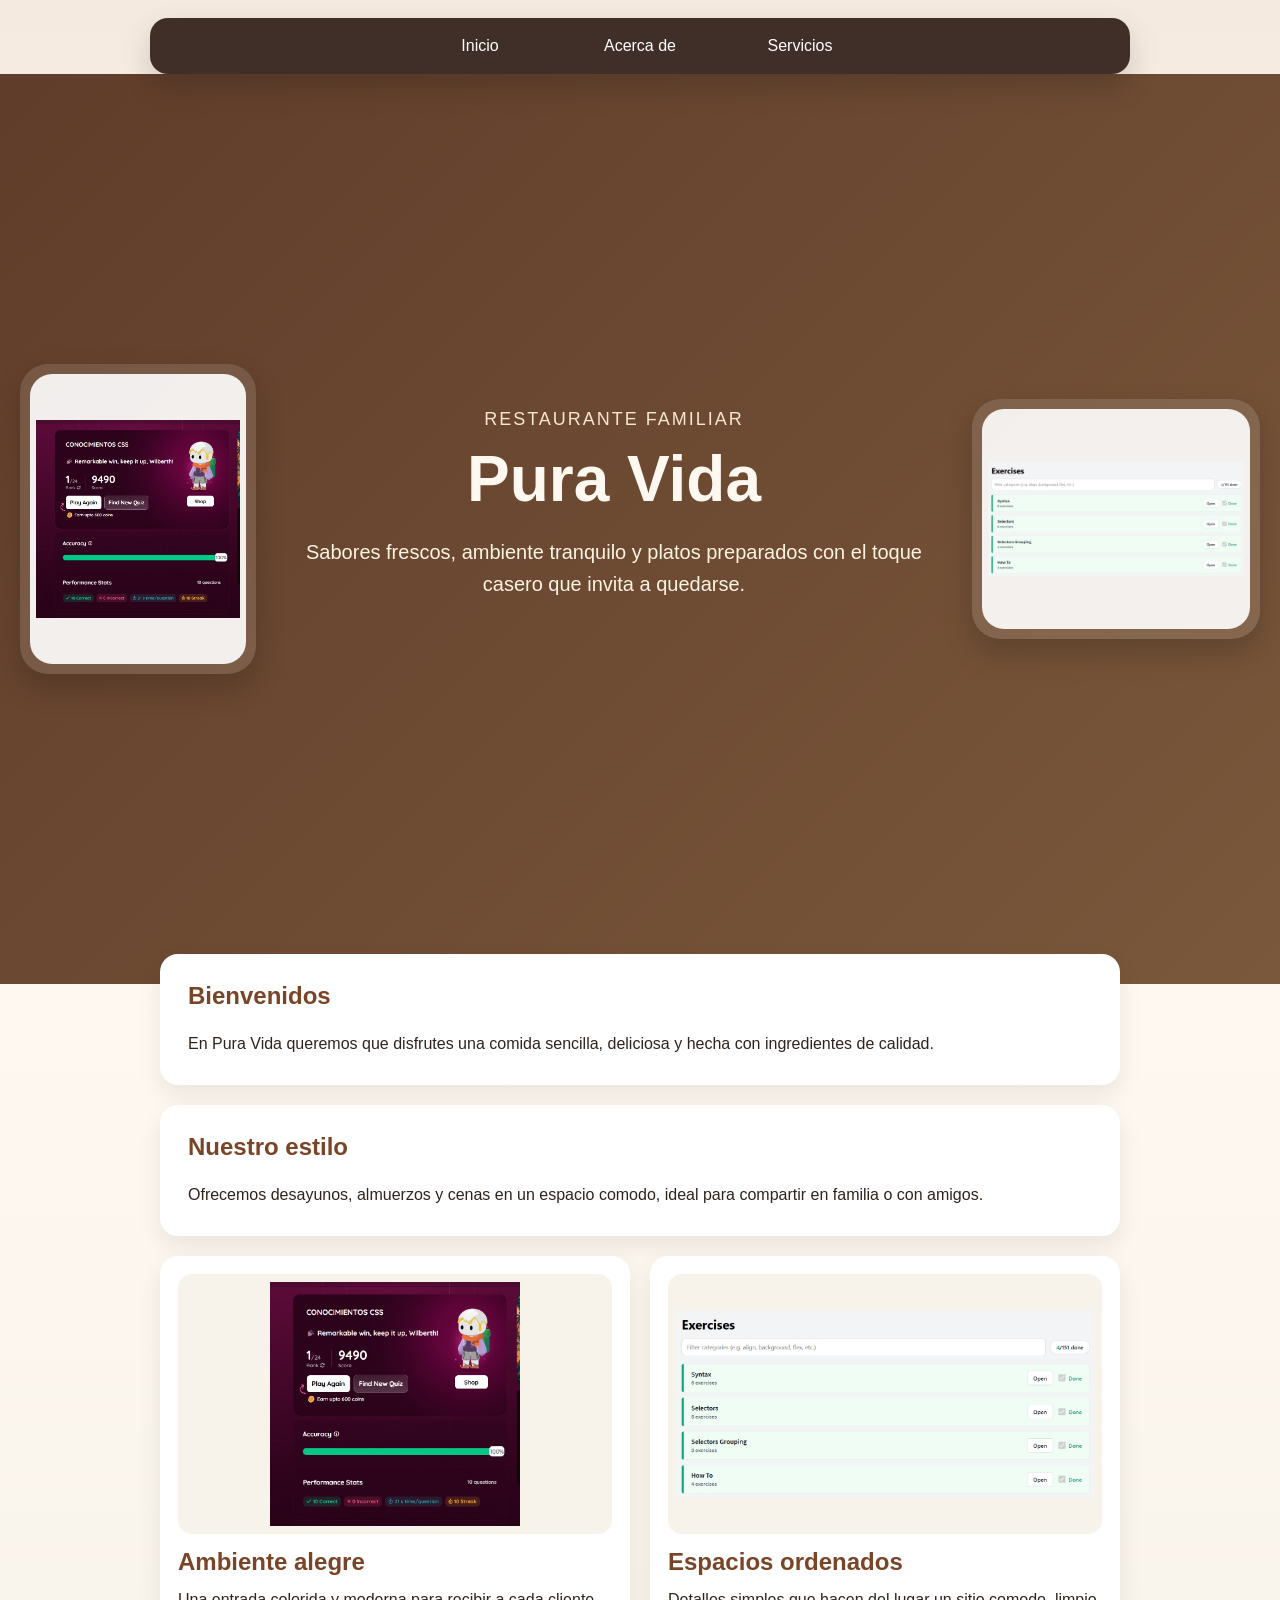
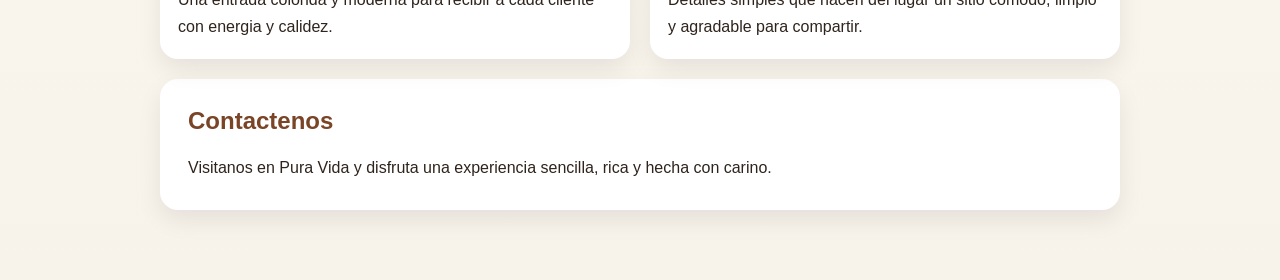
<file: index.html>
<!DOCTYPE html>
<html lang="es">
<head>
    <meta charset="UTF-8">
    <meta name="viewport" content="width=device-width, initial-scale=1.0">
    <link rel="stylesheet" type="text/css" href="css/estilo-menu.css">
    <link rel="stylesheet" type="text/css" href="css/estilos-general.css">
    <title>Pura Vida</title>
</head>
<body>
    <nav class="contenedor-menu">
        <ul class="menu">
            <li><a href="index.html">Inicio</a></li>
            <li><a href="acercade.html">Acerca de</a></li>
            <li><a href="#servicios">Servicios</a>
                <ul>
                    <li><a href="banderas.html">Banderas Wil</a></li>
                    <li><a href="banderaslucia.html">Banderas lucia</a></li>
                    <li><a href="evidenciawil.html">Evicencia Wil</a></li>
                    <li><a href="evidencialucia.html">Evicencia lucia</a></li>
                    <li><a href="banderasSebas.html">Banderas Sebas</a></li>
                    <li><a href="evidenciasebas.html">Evicencia Sebas</a></li>
                </ul>
            </li>
        </ul>
    </nav>

    <header class="portada">
        <div class="portada__imagen portada__imagen--izquierda">
            <img src="imagenes/b146b169-686d-4f46-9ea2-b75c733992a7.jpg" alt="Panel de conocimientos CSS">
        </div>
        <div class="portada__contenido">
            <p class="portada__etiqueta">Restaurante familiar</p>
            <h1>Pura Vida</h1>
            <p class="portada__texto">
                Sabores frescos, ambiente tranquilo y platos preparados con el toque casero que invita a quedarse.
            </p>
        </div>
        <div class="portada__imagen portada__imagen--derecha">
            <img src="imagenes/02cf1f70-b33b-4f0a-9725-4fe64d50d23f.jpg" alt="Lista de ejercicios CSS">
        </div>
    </header>

    <main class="contenido">
        <section class="tarjeta" id="bienvenidos">
            <h2>Bienvenidos</h2>
            <p>
                En Pura Vida queremos que disfrutes una comida sencilla, deliciosa y hecha con ingredientes de calidad.
            </p>
        </section>

        <section class="tarjeta" id="servicios">
            <h2>Nuestro estilo</h2>
            <p>
                Ofrecemos desayunos, almuerzos y cenas en un espacio comodo, ideal para compartir en familia o con amigos.
            </p>
        </section>

        <section class="galeria" id="galeria">
            <article class="galeria__tarjeta">
                <img src="imagenes/b146b169-686d-4f46-9ea2-b75c733992a7.jpg" alt="Imagen destacada uno">
                <div>
                    <h2>Ambiente alegre</h2>
                    <p>Una entrada colorida y moderna para recibir a cada cliente con energia y calidez.</p>
                </div>
            </article>
            <article class="galeria__tarjeta">
                <img src="imagenes/02cf1f70-b33b-4f0a-9725-4fe64d50d23f.jpg" alt="Imagen destacada dos">
                <div>
                    <h2>Espacios ordenados</h2>
                    <p>Detalles simples que hacen del lugar un sitio comodo, limpio y agradable para compartir.</p>
                </div>
            </article>
        </section>

        <section class="tarjeta contacto" id="contacto">
            <h2>Contactenos</h2>
            <p>Visitanos en Pura Vida y disfruta una experiencia sencilla, rica y hecha con carino.</p>
        </section>
    </main>
</body>
</html>
</file>
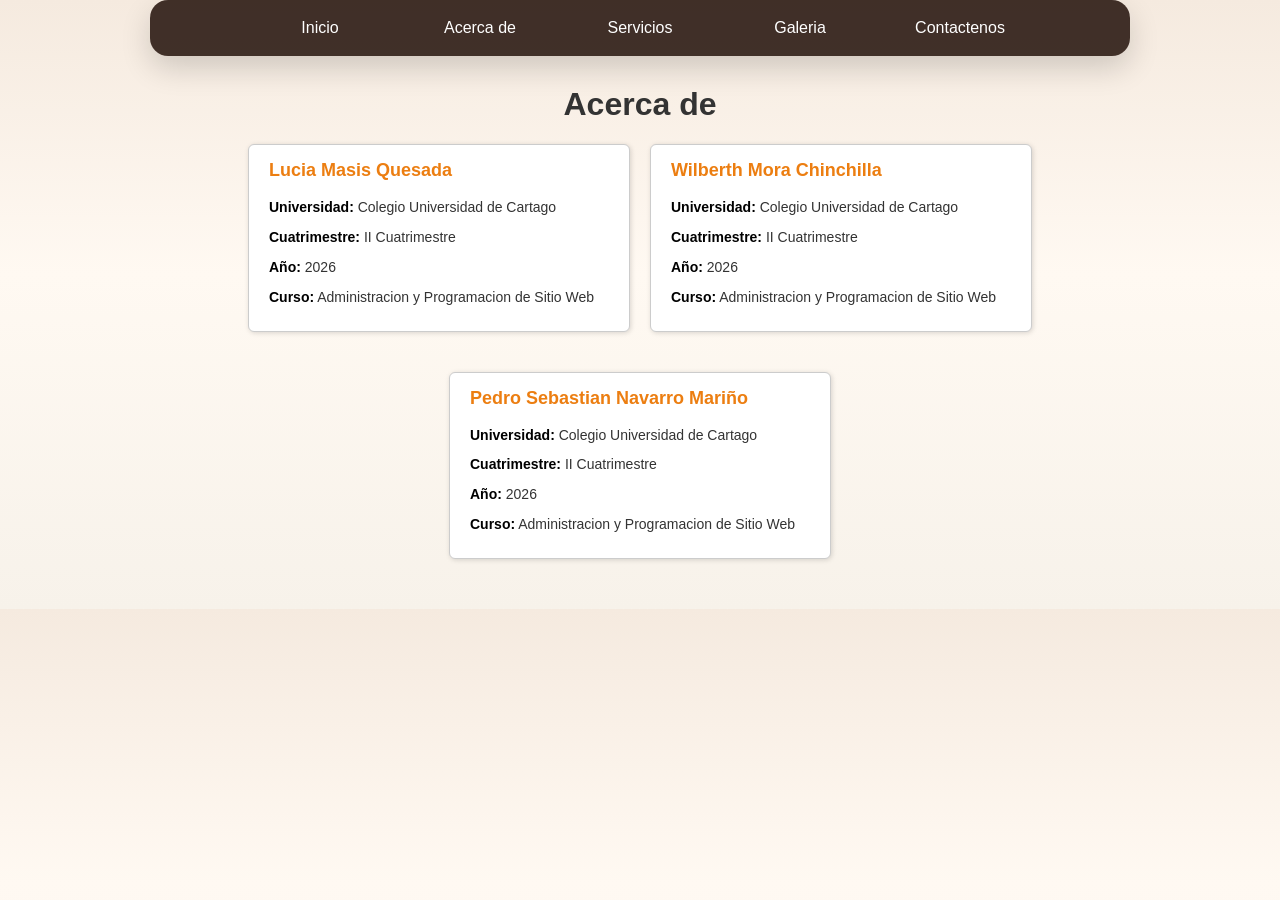
<file: acercade.html>
<!DOCTYPE html>
<html lang="es">
<head>
	<meta charset="UTF-8">
	<meta name="viewport" content="width=device-width, initial-scale=1.0">
	<link rel="stylesheet" type="text/css" href="css/estilo-menu.css">
	<link rel="stylesheet" type="text/css" href="css/estilos-general.css">
	<title>Acerca de</title>
</head>
<body>
	<ul class="menu">
		<li><a href="index.html">Inicio</a></li>
		<li><a href="acercade.html">Acerca de</a></li>
		<li><a href="index.html#servicios">Servicios</a>
			<ul>
				<li><a href="index.html#servicios">Disenio Web</a></li>
				<li><a href="index.html#servicios">Desarrollo Web</a></li>
				<li><a href="index.html#servicios">Consultoria</a></li>
				<li><a href="index.html#servicios">Mercadeo</a></li>
				<li><a href="banderas.html">Banderas</a></li>
			</ul>
		</li>
		<li><a href="index.html#galeria">Galeria</a></li>
		<li><a href="index.html#contacto">Contactenos</a></li>
	</ul>

	<div class="contenedor">
		<h1>Acerca de</h1>

		<div class="tarjetas">
			<div class="tarjeta">
				<h2>Lucia Masis Quesada</h2>
				<p><strong>Universidad:</strong> Colegio Universidad de Cartago</p>
				<p><strong>Cuatrimestre:</strong> II Cuatrimestre</p>
				<p><strong>Año:</strong> 2026</p>
				<p><strong>Curso:</strong> Administracion y Programacion de Sitio Web</p>
			</div>

			<div class="tarjeta">
				<h2>Wilberth Mora Chinchilla</h2>
				<p><strong>Universidad:</strong> Colegio Universidad de Cartago</p>
				<p><strong>Cuatrimestre:</strong> II Cuatrimestre</p>
				<p><strong>Año:</strong> 2026</p>
				<p><strong>Curso:</strong> Administracion y Programacion de Sitio Web</p>
			</div>
			<div class="tarjeta">
				<h2>Pedro Sebastian Navarro Mariño</h2>
				<p><strong>Universidad:</strong> Colegio Universidad de Cartago</p>
				<p><strong>Cuatrimestre:</strong> II Cuatrimestre</p>
				<p><strong>Año:</strong> 2026</p>
				<p><strong>Curso:</strong> Administracion y Programacion de Sitio Web</p>
			</div>
		</div>
	</div>
</body>
</html>
</file>
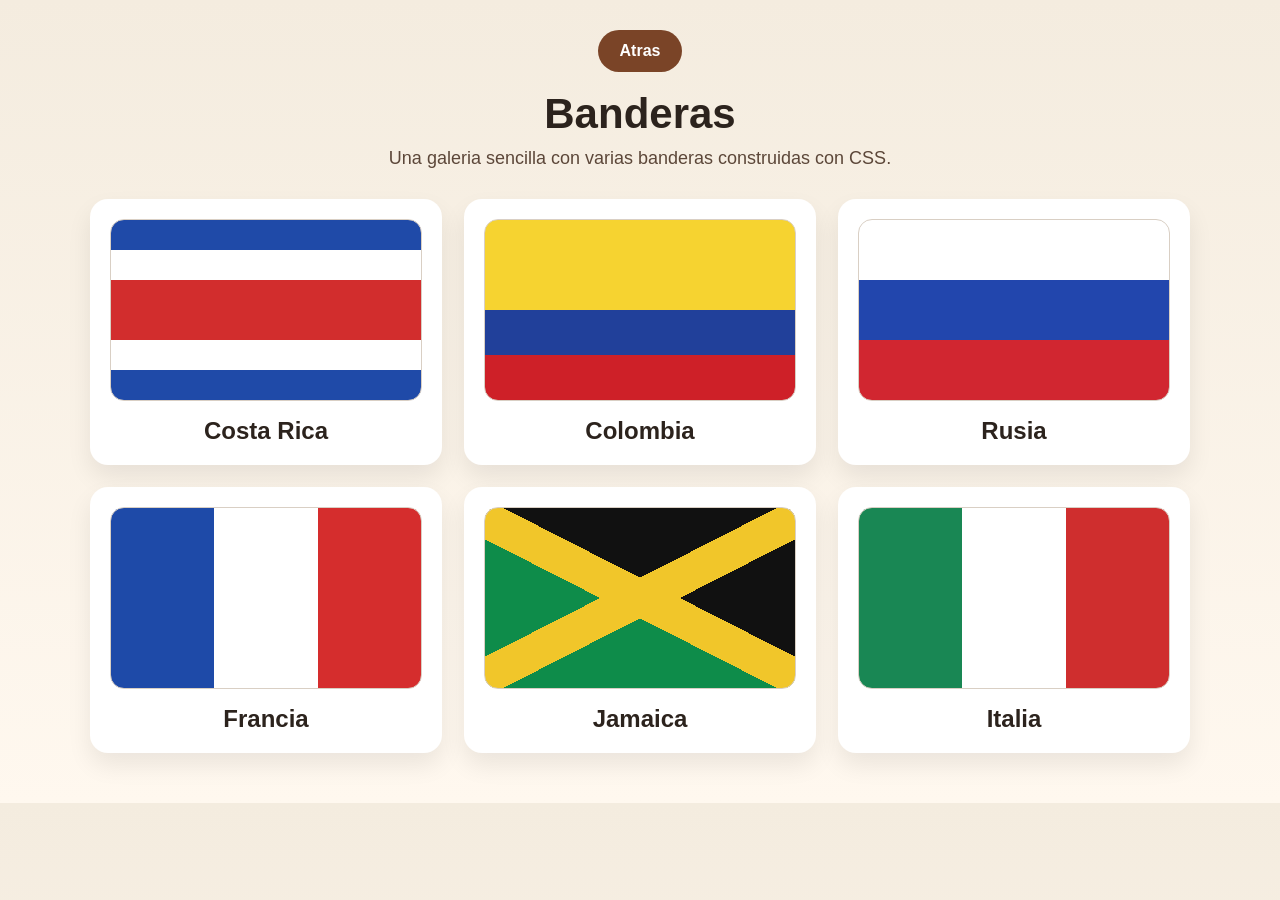
<file: banderas.html>
<!DOCTYPE html>
<html>
<head>
	<title>BANDERAS</title>
	<link rel="stylesheet" href="styles.css">

</head>
<body>
	<div class="pagina">
		<header class="encabezado-pagina">
			<a class="boton-atras" href="paginaMenu.html">Atras</a>
			<h1>Banderas</h1>
			<p>Una galeria sencilla con varias banderas construidas con CSS.</p>
		</header>

		<main class="cuadricula-banderas">
			<section class="tarjeta-bandera">
				<div class="bandera costarica"></div>
				<h2>Costa Rica</h2>
			</section>

			<section class="tarjeta-bandera">
				<div class="bandera colombia"></div>
				<h2>Colombia</h2>
			</section>

			<section class="tarjeta-bandera">
				<div class="bandera rusia"></div>
				<h2>Rusia</h2>
			</section>

			<section class="tarjeta-bandera">
				<div class="bandera francia"></div>
				<h2>Francia</h2>
			</section>

			<section class="tarjeta-bandera">
				<div class="bandera jamaica"></div>
				<h2>Jamaica</h2>
			</section>

			<section class="tarjeta-bandera">
				<div class="bandera italia"></div>
				<h2>Italia</h2>
			</section>
		</main>
	</div>

</body>
</html>
</file>
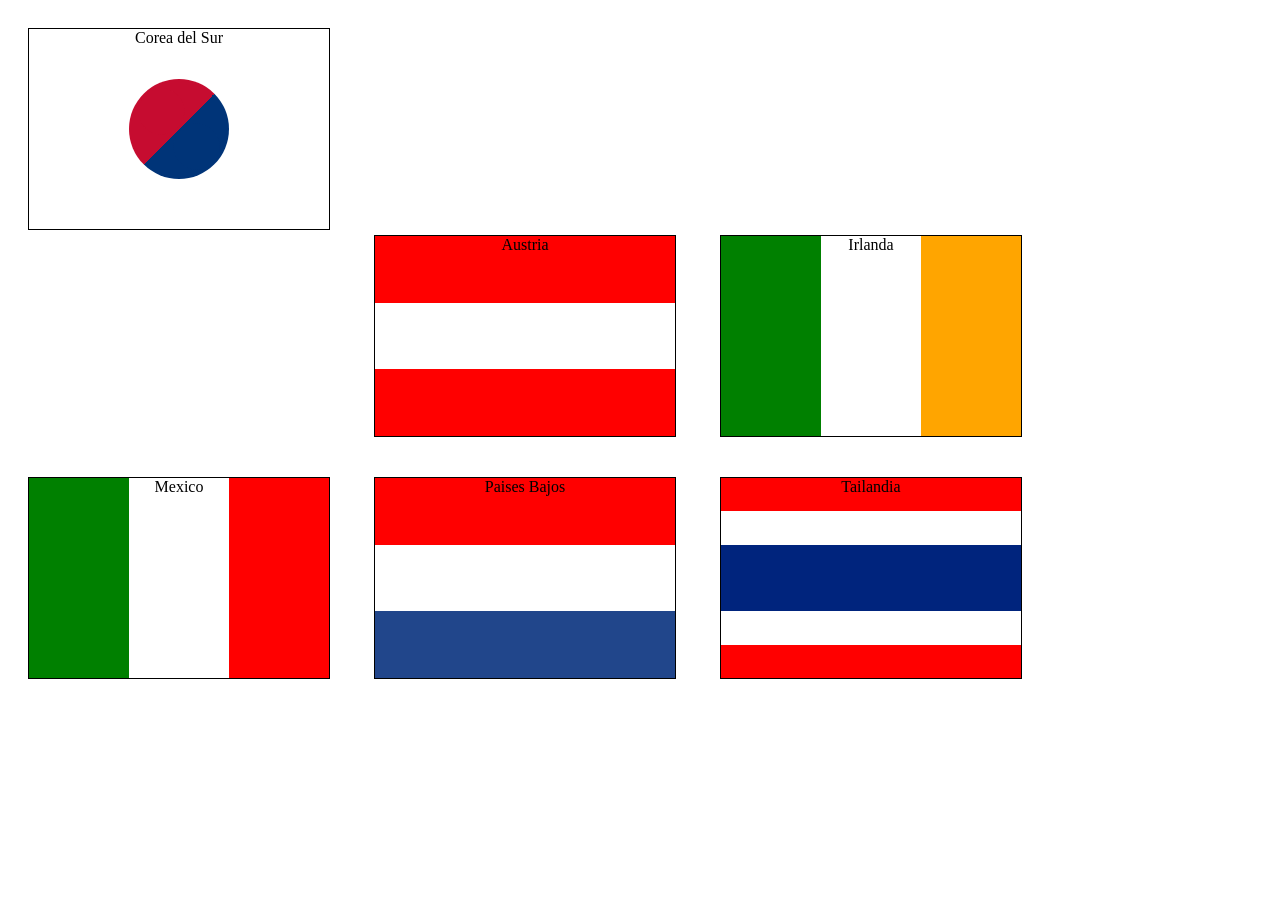
<file: banderaslucia.html>
<!DOCTYPE html>
<html lang="es">
<head>
	<meta charset="UTF-8">
	<title>solución ejercicio de banderas</title>
    <link rel="stylesheet" href="css/estilobanderaslucia.css">



</head>
<body>

	<div class="coreadelsur">Corea del Sur</div>
	<div class="austria">Austria</div>
	<div class="irlanda">Irlanda</div>
	<div class="mexico">Mexico</div>
	<div class="paisesbajos">Paises Bajos</div>
	<div class="talandia">Tailandia</div>

</body>
</html>
</file>
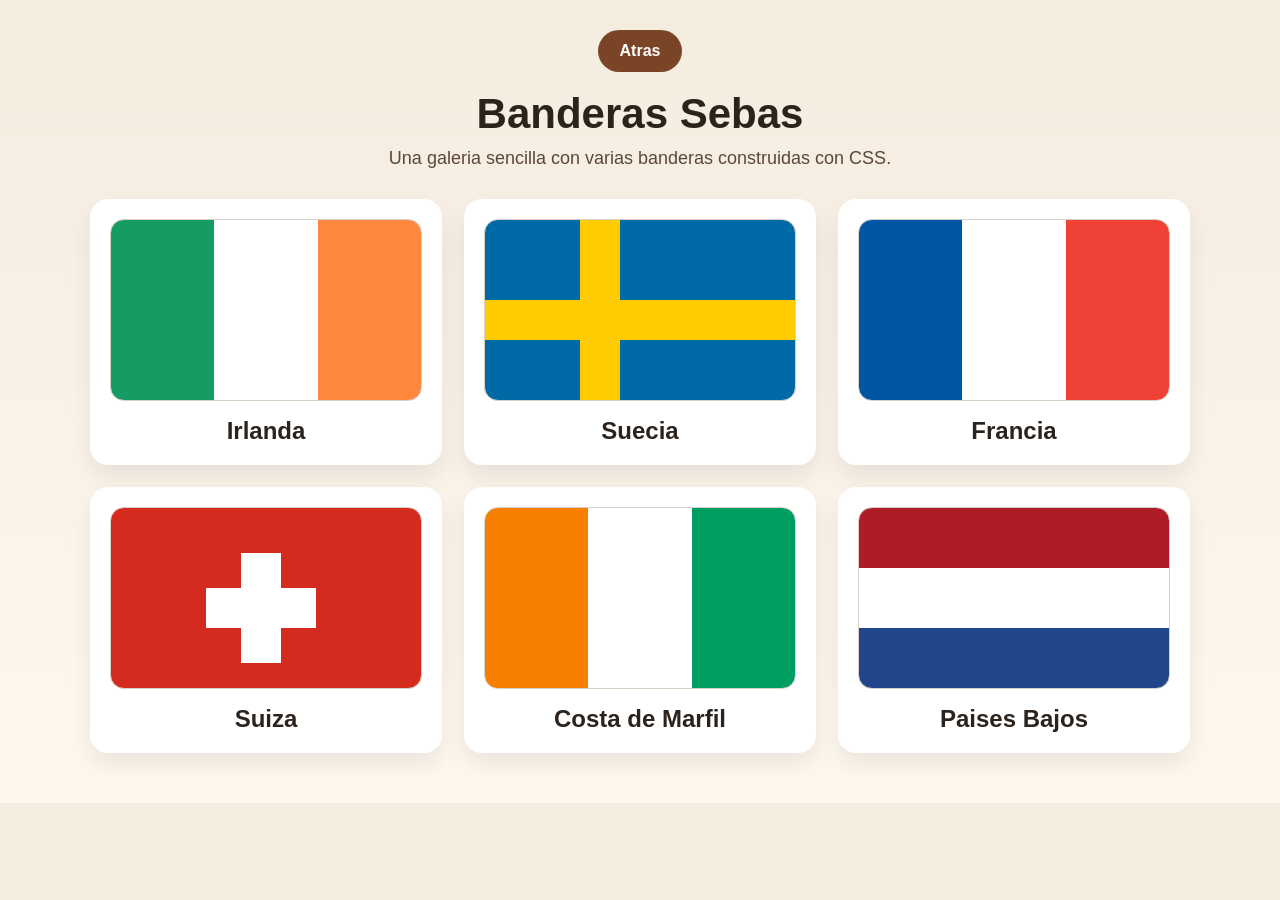
<file: banderasSebas.html>
<!DOCTYPE html>
<html lang="es">
<head>
	<meta charset="UTF-8">
	<meta name="viewport" content="width=device-width, initial-scale=1.0">
	<title>Banderas Sebas</title>
	<link rel="stylesheet" href="css/estilosbanderasSebas.css">
</head>
<body>
	<div class="pagina">
		<header class="encabezado-pagina">
			<a class="boton-atras" href="paginaMenu.html">Atras</a>
			<h1>Banderas Sebas</h1>
			<p>Una galeria sencilla con varias banderas construidas con CSS.</p>
		</header>

		<main class="cuadricula-banderas">
			<section class="tarjeta-bandera">
				<div class="bandera irlanda"></div>
				<h2>Irlanda</h2>
			</section>

			<section class="tarjeta-bandera">
				<div class="bandera suecia"></div>
				<h2>Suecia</h2>
			</section>

			<section class="tarjeta-bandera">
				<div class="bandera francia"></div>
				<h2>Francia</h2>
			</section>

			<section class="tarjeta-bandera">
				<div class="bandera suiza"></div>
				<h2>Suiza</h2>
			</section>

			<section class="tarjeta-bandera">
				<div class="bandera costademarfil"></div>
				<h2>Costa de Marfil</h2>
			</section>

			<section class="tarjeta-bandera">
				<div class="bandera paisesbajos"></div>
				<h2>Paises Bajos</h2>
			</section>
		</main>
	</div>

</body>
</html>
</file>
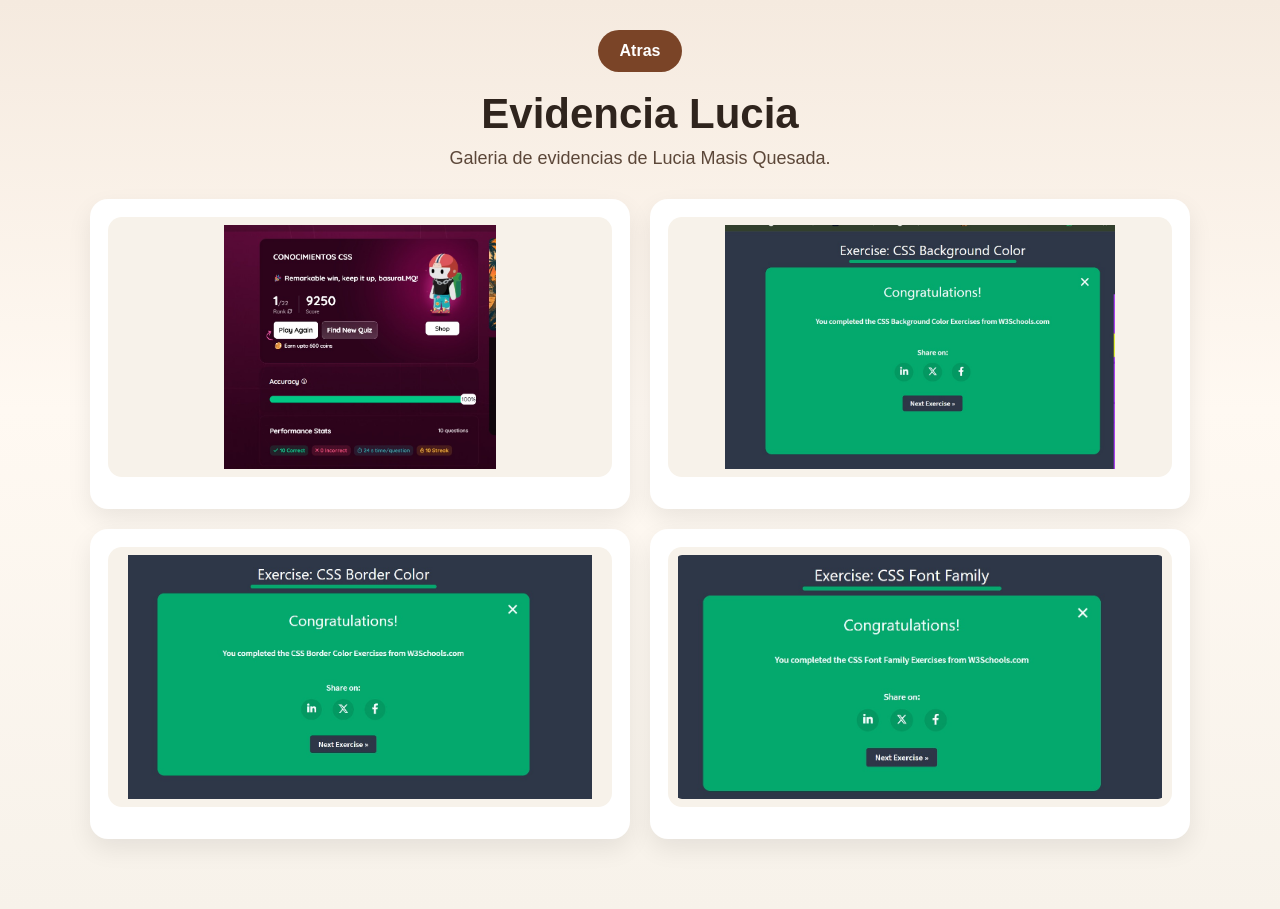
<file: evidencialucia.html>
<!DOCTYPE html>
<html lang="es">
<head>
	<meta charset="UTF-8">
	<meta name="viewport" content="width=device-width, initial-scale=1.0">
	<title>Evidencia Lucia</title>
	<link rel="stylesheet" href="styles.css">
	<link rel="stylesheet" href="css/estilos-general.css">
</head>
<body>
	<div class="pagina">
		<header class="encabezado-pagina">
			<a class="boton-atras" href="index.html">Atras</a>
			<h1>Evidencia Lucia</h1>
			<p>Galeria de evidencias de Lucia Masis Quesada.</p>
		</header>

		<main class="galeria">
			<article class="galeria__tarjeta">
				<img src="imagenes/lucia01.jpg" alt="Evidencia Lucia 1">
			</article>
			<article class="galeria__tarjeta">
				<img src="imagenes/lucia02.jpg" alt="Evidencia Lucia 2">
			</article>
			<article class="galeria__tarjeta">
				<img src="imagenes/lucia03.jpg" alt="Evidencia Lucia 3">
			</article>
			<article class="galeria__tarjeta">
				<img src="imagenes/lucia04.jpg" alt="Evidencia Lucia 4">
			</article>
		</main>
	</div>
</body>
</html>
</file>
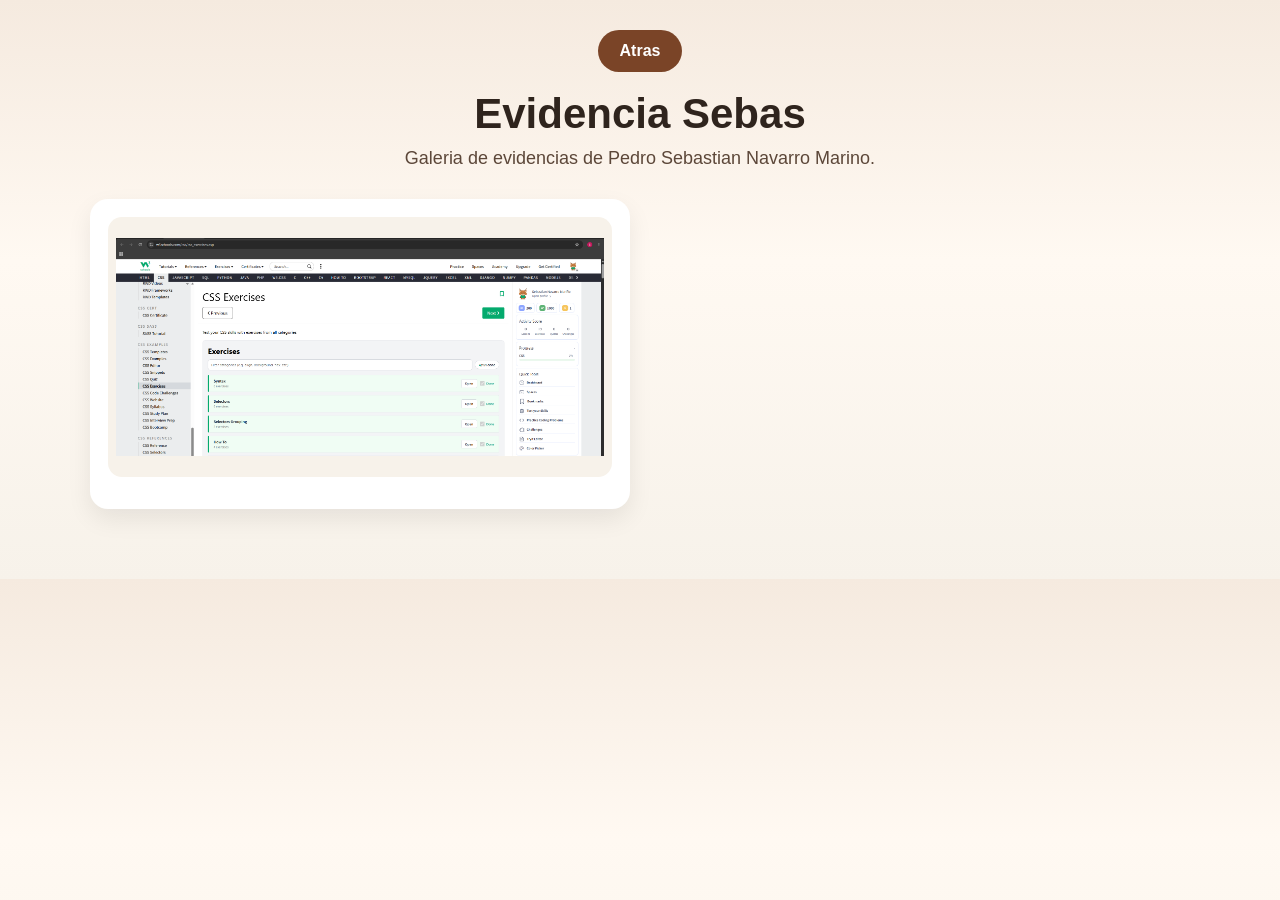
<file: evidenciasebas.html>
<!DOCTYPE html>
<html lang="es">
<head>
	<meta charset="UTF-8">
	<meta name="viewport" content="width=device-width, initial-scale=1.0">
	<title>Evidencia Sebas</title>
	<link rel="stylesheet" href="styles.css">
	<link rel="stylesheet" href="css/estilos-general.css">
</head>
<body>
	<div class="pagina">
		<header class="encabezado-pagina">
			<a class="boton-atras" href="index.html">Atras</a>
			<h1>Evidencia Sebas</h1>
			<p>Galeria de evidencias de Pedro Sebastian Navarro Marino.</p>
		</header>

		<main class="galeria">
			<article class="galeria__tarjeta">
				<img src="imagenes/Sebas.png" alt="Evidencia Sebas">
			</article>
		</main>
	</div>
</body>
</html>
</file>
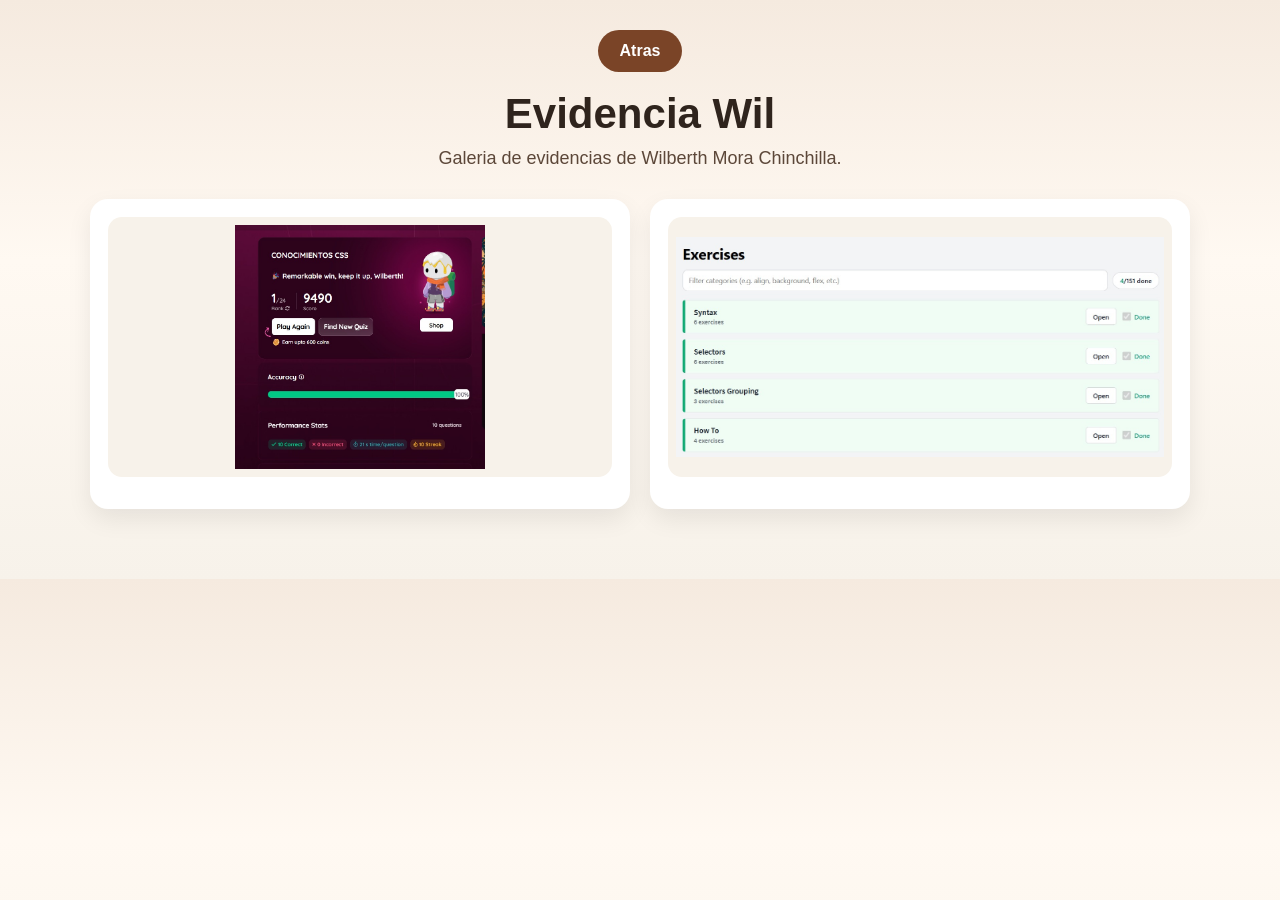
<file: evidenciawil.html>
<!DOCTYPE html>
<html lang="es">
<head>
	<meta charset="UTF-8">
	<meta name="viewport" content="width=device-width, initial-scale=1.0">
	<title>Evidencia Wil</title>
	<link rel="stylesheet" href="styles.css">
	<link rel="stylesheet" href="css/estilos-general.css">
</head>
<body>
	<div class="pagina">
		<header class="encabezado-pagina">
			<a class="boton-atras" href="index.html">Atras</a>
			<h1>Evidencia Wil</h1>
			<p>Galeria de evidencias de Wilberth Mora Chinchilla.</p>
		</header>

		<main class="galeria">
			<article class="galeria__tarjeta">
				<img src="imagenes/wil01.jpg" alt="Evidencia Wil 1">
			</article>
			<article class="galeria__tarjeta">
				<img src="imagenes/wil2.jpg" alt="Evidencia Wil 2">
			</article>
		</main>
	</div>
</body>
</html>
</file>
<file: css/estilo-menu.css>
body{
	margin: 0;
	padding: 0;
	font-family: Arial;
}
.contenedor-menu {
	padding: 18px 20px 0;
}
.menu{
	width: min(100%, 980px);
	height: 56px;
	margin: 0 auto;
	padding: 0;
	list-style: none;
	display: flex;
	justify-content: center;
	background-color: rgba(49, 32, 24, 0.92);
	border-radius: 18px;
	box-shadow: 0 12px 30px rgba(0, 0, 0, 0.16);
	position: relative;
	z-index: 10;
}
.menu li{
	width: 160px;
	height: 56px;
	position: relative;
	text-align: center;
}
.menu li a{
	display: flex;
	align-items: center;
	justify-content: center;
	width: 100%;
	height: 100%;
	color: #fff;
	text-decoration: none;
	transition: background-color 0.2s ease;
}
.menu li a:hover{
	background-color: #ec7e11;
}
.menu ul{
	list-style: none;
	padding: 8px 0 0;
	margin: 0;
	position: absolute;
	top: 56px;
	left: 0;
	min-width: 180px;
	display: none;
}
.menu li > ul li {
	width: 180px;
	height: 48px;
	background-color: #3d291f;
	overflow: hidden;
}
.menu li > ul li:first-child {
	border-radius: 14px 14px 0 0;
}
.menu li > ul li:last-child {
	border-radius: 0 0 14px 14px;
}
.menu li:hover > ul{
	display: block;
}
.menu > li > ul li a:hover{
	background-color: #70B431;
}

@media (max-width: 860px) {
	.menu {
		flex-wrap: wrap;
		height: auto;
	}

	.menu li {
		width: 33.33%;
	}
}

@media (max-width: 560px) {
	.menu li {
		width: 50%;
	}
}



/*Estilos de acerca de */
.contenedor{
	width: 800px;
	margin: 30px auto;
}
.contenedor h1{
	text-align: center;
	color: #333;
}
.tarjetas{
	display: flex;
	flex-wrap: wrap;
	gap: 20px;
	justify-content: center;
}
.contenedor .tarjeta{
	width: 340px;
	border: 1px solid #ccc;
	border-radius: 6px;
	padding: 15px 20px;
	box-shadow: 1px 1px 5px rgba(0,0,0,0.15);
}
.contenedor .tarjeta h2{
	margin-top: 0;
	color: #ec7e11;
	font-size: 18px;
}
.contenedor .tarjeta p{
	margin: 6px 0;
	font-size: 14px;
	color: #333;
}
.contenedor .tarjeta p strong{
	color: #000;
}
</file>
<file: css/estilos-general.css>
body {
	margin: 0;
	font-family: Arial, sans-serif;
	background: linear-gradient(180deg, #f5eadf 0%, #fff9f2 45%, #f7f2ea 100%);
	color: #2f241d;
}

.portada {
	min-height: calc(100vh - 90px);
	padding: 40px 20px 60px;
	background: linear-gradient(rgba(72, 45, 32, 0.65), rgba(72, 45, 32, 0.65)),
		linear-gradient(135deg, #8c5a3c, #d7a86e);
	display: flex;
	align-items: center;
	justify-content: center;
	gap: 30px;
}

.portada__contenido {
	max-width: 700px;
	text-align: center;
}

.portada__imagen {
	width: 300px;
	height: 240px;
	padding: 10px;
	border-radius: 28px;
	background-color: rgba(255, 255, 255, 0.12);
	backdrop-filter: blur(4px);
	box-shadow: 0 14px 30px rgba(0, 0, 0, 0.18);
	display: flex;
	align-items: center;
	justify-content: center;
}

.portada__imagen--izquierda {
	width: 290px;
	height: 290px;
}

.portada__imagen--derecha {
	width: 360px;
	height: 220px;
}

.portada__imagen img {
	display: block;
	width: 100%;
	height: 100%;
	padding: 6px;
	border-radius: 22px;
	background-color: rgba(255, 255, 255, 0.9);
	object-fit: contain;
	object-position: center;
	box-sizing: border-box;
}

.portada__etiqueta {
	margin: 0 0 12px;
	font-size: 18px;
	letter-spacing: 2px;
	text-transform: uppercase;
	color: #f8e6cf;
}

.portada h1 {
	margin: 0;
	font-size: 64px;
	color: #fff8f0;
}

.portada__texto {
	margin: 20px 0 30px;
	font-size: 20px;
	line-height: 1.6;
	color: #fff3e3;
}

.portada__boton {
	display: inline-block;
	padding: 14px 28px;
	border-radius: 999px;
	background-color: #ec7e11;
	color: #ffffff;
	text-decoration: none;
	font-weight: bold;
}

.contenido {
	max-width: 960px;
	margin: -30px auto 0;
	padding: 0 20px 50px;
}

.tarjeta {
	margin-bottom: 20px;
	padding: 28px;
	border-radius: 18px;
	background-color: #ffffff;
	box-shadow: 0 10px 25px rgba(0, 0, 0, 0.08);
}

.tarjeta h2 {
	margin-top: 0;
	color: #7a4427;
}

.tarjeta p {
	margin-bottom: 0;
	line-height: 1.7;
}

.galeria {
	display: grid;
	grid-template-columns: repeat(2, minmax(0, 1fr));
	gap: 20px;
	margin-bottom: 20px;
}

.galeria__tarjeta {
	padding: 18px;
	border-radius: 18px;
	background-color: #ffffff;
	box-shadow: 0 10px 25px rgba(0, 0, 0, 0.08);
}

.galeria__tarjeta img {
	display: block;
	width: 100%;
	height: 260px;
	padding: 8px;
	border-radius: 14px;
	background-color: #f7f2ea;
	object-fit: contain;
	object-position: center;
	margin-bottom: 14px;
	box-sizing: border-box;
}

.galeria__tarjeta h2 {
	margin: 0 0 10px;
	color: #7a4427;
}

.galeria__tarjeta p {
	margin: 0;
	line-height: 1.7;
}

.contact {
	text-align: center;
}

@media (max-width: 600px) {
	.portada {
		flex-direction: column;
	}

	.portada__imagen {
		width: min(100%, 280px);
		height: 220px;
	}

	.portada__imagen--izquierda {
		height: 250px;
	}

	.portada__imagen--derecha {
		height: 200px;
	}

	.portada h1 {
		font-size: 44px;
	}

	.portada__texto {
		font-size: 18px;
	}

	.contenido {
		margin-top: -20px;
	}

	.galeria {
		grid-template-columns: 1fr;
	}
}
</file>
<file: styles.css>
body {
	margin: 0;
	font-family: Arial, sans-serif;
	background: linear-gradient(180deg, #f4ecdf 0%, #fff8ef 100%);
	color: #2c231d;
}

.pagina {
	max-width: 1100px;
	margin: 0 auto;
	padding: 30px 20px 50px;
}

.encabezado-pagina {
	margin-bottom: 30px;
	text-align: center;
}

.boton-atras {
	display: inline-block;
	margin-bottom: 18px;
	padding: 12px 22px;
	border-radius: 999px;
	background-color: #7a4427;
	color: #ffffff;
	text-decoration: none;
	font-weight: bold;
}

.encabezado-pagina h1 {
	margin: 0 0 10px;
	font-size: 42px;
}

.encabezado-pagina p {
	margin: 0;
	font-size: 18px;
	color: #5c4739;
}

.cuadricula-banderas {
	display: grid;
	grid-template-columns: repeat(auto-fit, minmax(280px, 1fr));
	gap: 22px;
}

.tarjeta-bandera {
	padding: 20px;
	border-radius: 18px;
	background-color: #ffffff;
	box-shadow: 0 12px 24px rgba(0, 0, 0, 0.08);
}

.tarjeta-bandera h2 {
	margin: 16px 0 0;
	font-size: 24px;
	text-align: center;
}

.bandera {
	height: 180px;
	border-radius: 14px;
	border: 1px solid #d9cfc4;
	overflow: hidden;
}

.costarica {
	background: linear-gradient(
		to bottom,
		#1f4aa8 0 16.66%,
		#ffffff 16.66% 33.33%,
		#d22d2d 33.33% 66.66%,
		#ffffff 66.66% 83.33%,
		#1f4aa8 83.33% 100%
	);
}

.colombia {
	background: linear-gradient(
		to bottom,
		#f6d330 0 50%,
		#21409a 50% 75%,
		#ce2028 75% 100%
	);
}

.rusia {
	background: linear-gradient(
		to bottom,
		#ffffff 0 33.33%,
		#2246ad 33.33% 66.66%,
		#d12630 66.66% 100%
	);
}

.francia {
	background: linear-gradient(
		to right,
		#1e4aa8 0 33.33%,
		#ffffff 33.33% 66.66%,
		#d52d2d 66.66% 100%
	);
}

.jamaica {
	background:
		linear-gradient(27deg, transparent 44%, #f1c62a 44% 56%, transparent 56%),
		linear-gradient(-27deg, transparent 44%, #f1c62a 44% 56%, transparent 56%),
		linear-gradient(153deg, transparent 44%, #f1c62a 44% 56%, transparent 56%),
		linear-gradient(-153deg, transparent 44%, #f1c62a 44% 56%, transparent 56%),
		linear-gradient(27deg, #0e8c4a 0 50%, #111111 50% 100%);
}

.italia {
	background: linear-gradient(
		to right,
		#198754 0 33.33%,
		#ffffff 33.33% 66.66%,
		#cf2e2e 66.66% 100%
	);
}

@media (max-width: 600px) {
	.encabezado-pagina h1 {
		font-size: 34px;
	}

	.bandera {
		height: 160px;
	}
}
</file>
<file: css/estilobanderaslucia.css>
div{
	width:300px;
	height:200px;
	margin:20px;
	display:inline-block;
	border:1px solid #000;
	color:#fff;
	text-align:center;
}


.coreadelsur{
	background-color: white;
	position: relative;
	overflow: hidden;
	color: #000;
}

.coreadelsur::before,
.coreadelsur::after{
	content: "";
	position: absolute;
	top: 50%;
	left: 50%;
	width: 100px;
	height: 100px;
	border-radius: 50%;
	transform: translate(-50%, -50%) rotate(-45deg);
}

.coreadelsur::before{
	background: linear-gradient(to bottom, #c60c30 50%, #003478 50%);
}

.coreadelsur::after{
	background-image:
		radial-gradient(circle at 50% 25%, #c60c30 25%, transparent 26%),
		radial-gradient(circle at 50% 75%, #003478 25%, transparent 26%);
}


.austria{
	background-image: linear-gradient(
		red 33.33%,
		white 33.33%, white 66.66%,
		red 66.66%
	);
	color:#000;
}

.irlanda{
	background-image: linear-gradient(
		90deg,
		green 33.33%,
		white 33.33%, white 66.66%,
		orange 66.66%
	);
	color:#000;
}


.mexico{
	background-image: linear-gradient(
		90deg,
		green 33.33%,
		white 33.33%, white 66.66%,
		red 66.66%
	);
	color:#000;
}


.paisesbajos{
	background-image: linear-gradient(
		red 33.33%,
		white 33.33%, white 66.66%,
		#21468B 66.66%
	);
	color:#000;
}

.talandia{
	background-image: linear-gradient(
		red 16.66%,
		white 16.66%, white 33.33%,
		#00247D 33.33%, #00247D 66.66%,
		white 66.66%, white 83.33%,
		red 83.33%
	);
	color:#000;
}
</file>
<file: css/estilosbanderasSebas.css>
body{
	margin:0;
	font-family:Arial, sans-serif;
	background:linear-gradient(180deg, #f4ecdf 0%, #fff8ef 100%);
	color:#2c231d;
}

.pagina{
	max-width:1100px;
	margin:0 auto;
	padding:30px 20px 50px;
}

.encabezado-pagina{
	margin-bottom:30px;
	text-align:center;
}

.boton-atras{
	display:inline-block;
	margin-bottom:18px;
	padding:12px 22px;
	border-radius:999px;
	background-color:#7a4427;
	color:#ffffff;
	text-decoration:none;
	font-weight:bold;
}

.encabezado-pagina h1{
	margin:0 0 10px;
	font-size:42px;
}

.encabezado-pagina p{
	margin:0;
	font-size:18px;
	color:#5c4739;
}

.cuadricula-banderas{
	display:grid;
	grid-template-columns:repeat(auto-fit, minmax(280px, 1fr));
	gap:22px;
}

.tarjeta-bandera{
	padding:20px;
	border-radius:18px;
	background-color:#ffffff;
	box-shadow:0 12px 24px rgba(0, 0, 0, 0.08);
}

.tarjeta-bandera h2{
	margin:16px 0 0;
	font-size:24px;
	text-align:center;
}

.bandera{
	height:180px;
	border-radius:14px;
	border:1px solid #d9cfc4;
	position:relative;
	overflow:hidden;
}

.irlanda{
	background-image:linear-gradient(
		90deg,
		#169b62 33.33%,
		white 33.33%, white 66.66%,
		#ff883e 66.66%
	);
}

.suecia{
	background-color:#006aa7;
}

.suecia::before{
	content:"";
	position:absolute;
	top:0;
	left:95px;
	width:40px;
	height:100%;
	background-color:#fecc00;
}

.suecia::after{
	content:"";
	position:absolute;
	top:80px;
	left:0;
	width:100%;
	height:40px;
	background-color:#fecc00;
}

.francia{
	background-image:linear-gradient(
		90deg,
		#0055a4 33.33%,
		white 33.33%, white 66.66%,
		#ef4135 66.66%
	);
}

.suiza{
	background-color:#d52b1e;
}

.suiza::before{
	content:"";
	position:absolute;
	top:45px;
	left:130px;
	width:40px;
	height:110px;
	background-color:white;
}

.suiza::after{
	content:"";
	position:absolute;
	top:80px;
	left:95px;
	width:110px;
	height:40px;
	background-color:white;
}

.costademarfil{
	background-image:linear-gradient(
		90deg,
		#f77f00 33.33%,
		white 33.33%, white 66.66%,
		#009e60 66.66%
	);
}

.paisesbajos{
	background-image:linear-gradient(
		#ae1c28 33.33%,
		white 33.33%, white 66.66%,
		#21468b 66.66%
	);
}

@media (max-width:600px){
	.encabezado-pagina h1{
		font-size:34px;
	}

	.bandera{
		height:160px;
	}
}
</file>
